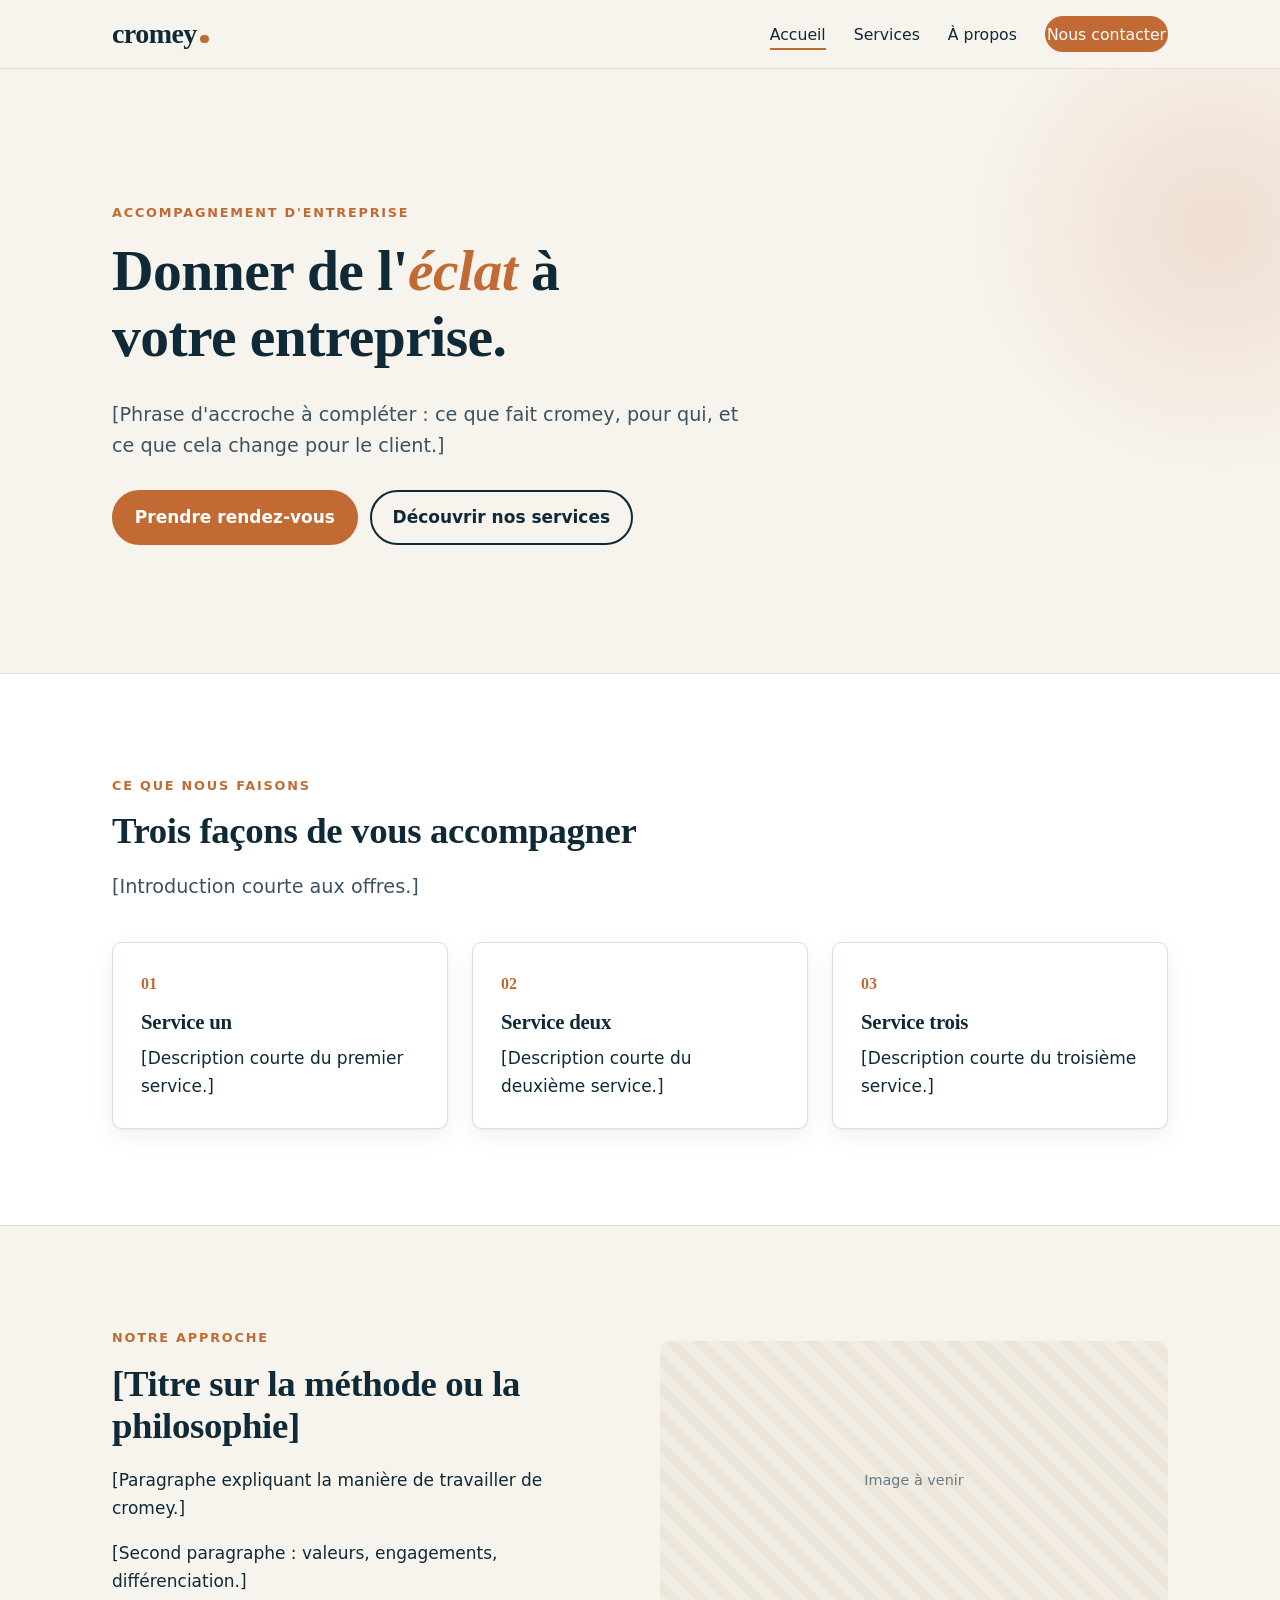
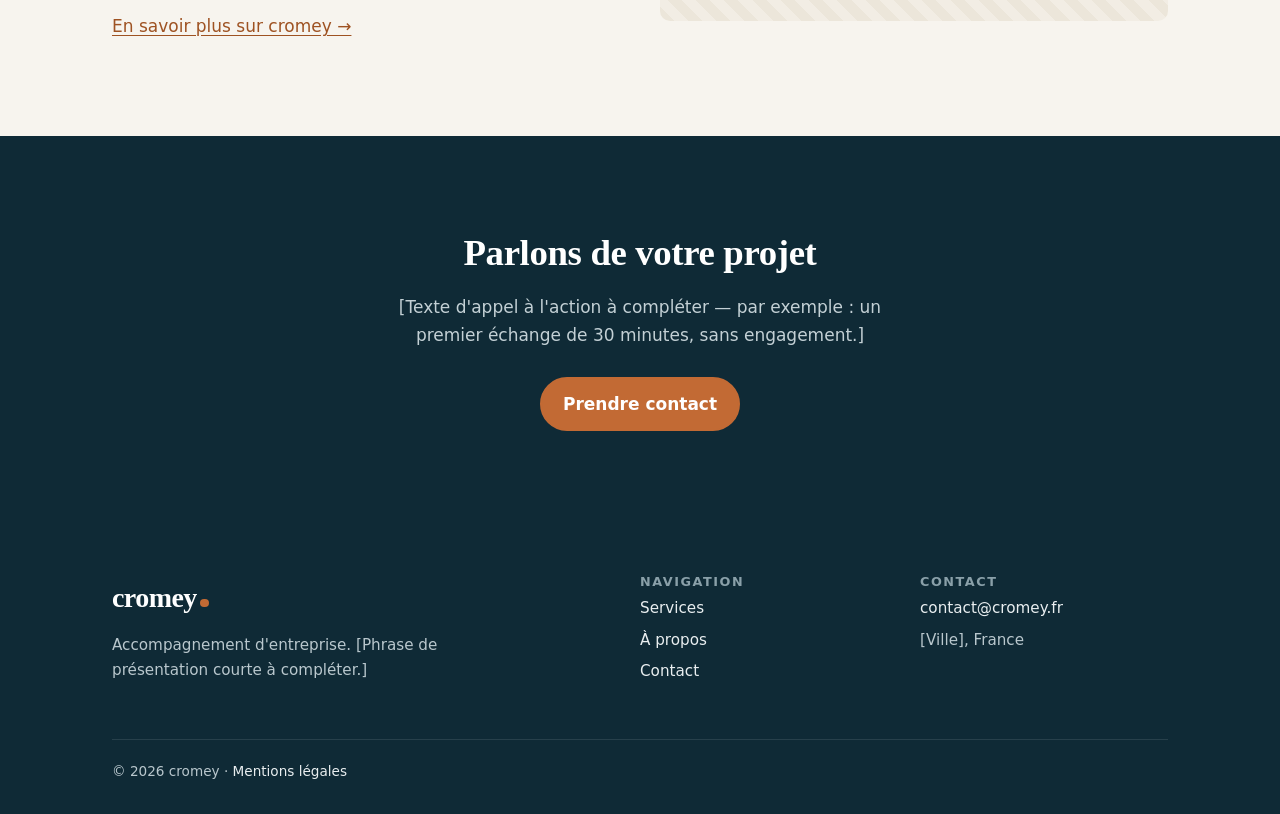
<file: index.html>
<!doctype html>
<html lang="fr">
<head>
  <meta charset="utf-8">
  <meta name="viewport" content="width=device-width, initial-scale=1">
  <title>cromey — Accompagnement d'entreprise</title>
  <meta name="description" content="cromey accompagne les entreprises dans leur développement. [Description à compléter.]">
  <meta name="theme-color" content="#0f2a36">
  <link rel="icon" href="assets/img/favicon.svg" type="image/svg+xml">
  <link rel="stylesheet" href="assets/css/style.css">
</head>
<body>
  <a class="skip-link" href="#contenu">Aller au contenu</a>
  <header class="site-header">
    <div class="container">
      <a class="logo" href="index.html" aria-label="cromey — accueil">cromey<span class="dot" aria-hidden="true"></span></a>
      <button class="nav-toggle" type="button" aria-controls="site-nav" aria-expanded="false" aria-label="Ouvrir le menu">
        <svg viewBox="0 0 24 24" fill="none" stroke="currentColor" stroke-width="2" stroke-linecap="round" aria-hidden="true"><path d="M4 7h16M4 12h16M4 17h16"/></svg>
      </button>
      <nav class="site-nav" id="site-nav" aria-label="Navigation principale">
        <ul>
          <li><a href="index.html" aria-current="page">Accueil</a></li>
          <li><a href="services.html">Services</a></li>
          <li><a href="a-propos.html">À propos</a></li>
          <li><a class="btn" href="contact.html">Nous contacter</a></li>
        </ul>
      </nav>
    </div>
  </header>

  <main id="contenu">
    <section class="hero">
      <div class="container">
        <span class="eyebrow">Accompagnement d'entreprise</span>
        <h1>Donner de l'<em>éclat</em> à votre entreprise.</h1>
        <p class="lead">[Phrase d'accroche à compléter : ce que fait cromey, pour qui, et ce que cela change pour le client.]</p>
        <div class="btn-row">
          <a class="btn" href="contact.html">Prendre rendez-vous</a>
          <a class="btn btn--ghost" href="services.html">Découvrir nos services</a>
        </div>
      </div>
    </section>

    <section class="section section--alt">
      <div class="container">
        <div class="section-head">
          <span class="eyebrow">Ce que nous faisons</span>
          <h2>Trois façons de vous accompagner</h2>
          <p class="lead">[Introduction courte aux offres.]</p>
        </div>
        <div class="grid grid--3">
          <article class="card"><span class="num">01</span><h3>Service un</h3><p>[Description courte du premier service.]</p></article>
          <article class="card"><span class="num">02</span><h3>Service deux</h3><p>[Description courte du deuxième service.]</p></article>
          <article class="card"><span class="num">03</span><h3>Service trois</h3><p>[Description courte du troisième service.]</p></article>
        </div>
      </div>
    </section>

    <section class="section">
      <div class="container split">
        <div>
          <span class="eyebrow">Notre approche</span>
          <h2>[Titre sur la méthode ou la philosophie]</h2>
          <p>[Paragraphe expliquant la manière de travailler de cromey.]</p>
          <p>[Second paragraphe : valeurs, engagements, différenciation.]</p>
          <a href="a-propos.html">En savoir plus sur cromey →</a>
        </div>
        <div class="placeholder" role="img" aria-label="Emplacement pour une image">Image à venir</div>
      </div>
    </section>

    <section class="section section--dark cta">
      <div class="container">
        <h2>Parlons de votre projet</h2>
        <p>[Texte d'appel à l'action à compléter — par exemple : un premier échange de 30 minutes, sans engagement.]</p>
        <div class="btn-row"><a class="btn" href="contact.html">Prendre contact</a></div>
      </div>
    </section>
  </main>

  <footer class="site-footer">
    <div class="container">
      <div class="footer-grid">
        <div>
          <a class="logo" href="index.html">cromey<span class="dot" aria-hidden="true"></span></a>
          <p style="margin-top:.75rem;max-width:22rem">Accompagnement d'entreprise. [Phrase de présentation courte à compléter.]</p>
        </div>
        <div>
          <h3>Navigation</h3>
          <ul>
            <li><a href="services.html">Services</a></li>
            <li><a href="a-propos.html">À propos</a></li>
            <li><a href="contact.html">Contact</a></li>
          </ul>
        </div>
        <div>
          <h3>Contact</h3>
          <ul>
            <li><a href="mailto:contact@cromey.fr">contact@cromey.fr</a></li>
            <li>[Ville], France</li>
          </ul>
        </div>
      </div>
      <div class="footer-bottom">
        © <span id="year">2026</span> cromey · <a href="mentions-legales.html">Mentions légales</a>
      </div>
    </div>
  </footer>
  <script src="assets/js/main.js" defer></script>
</body>
</html>
</file>
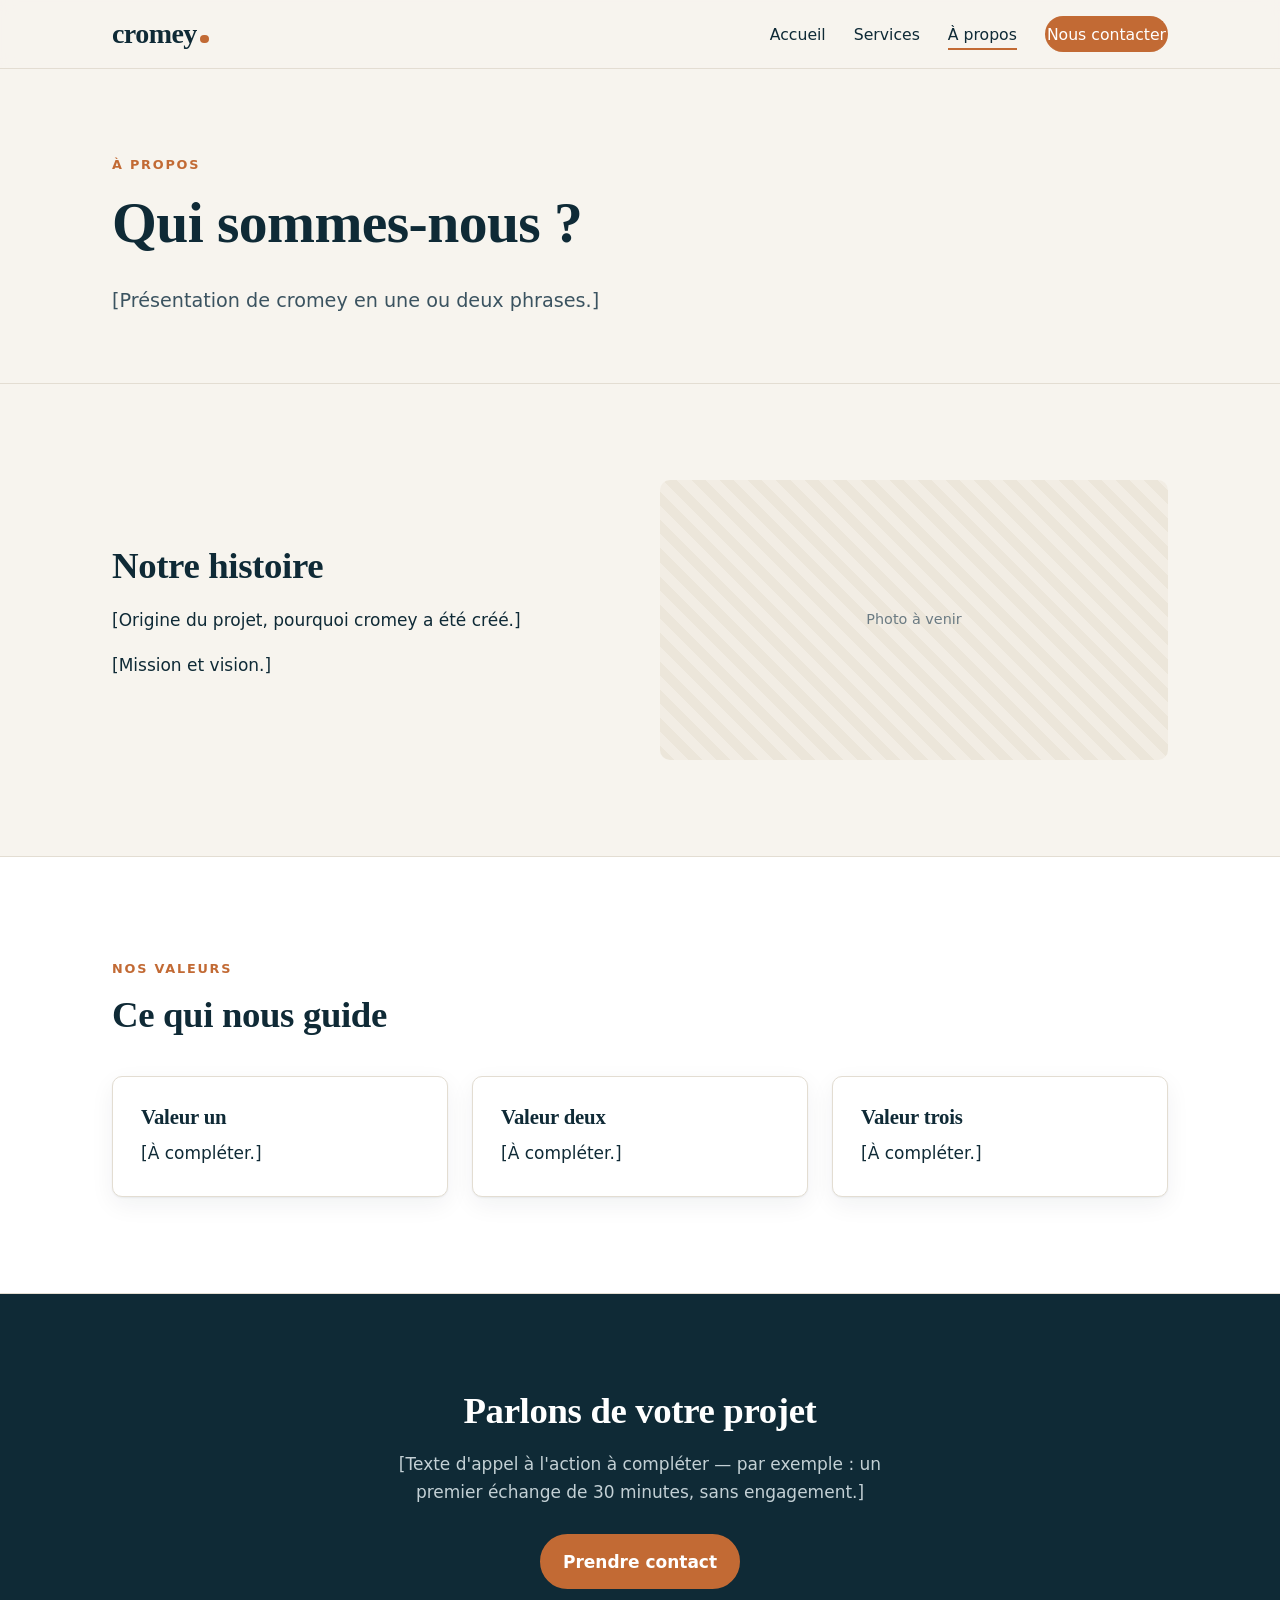
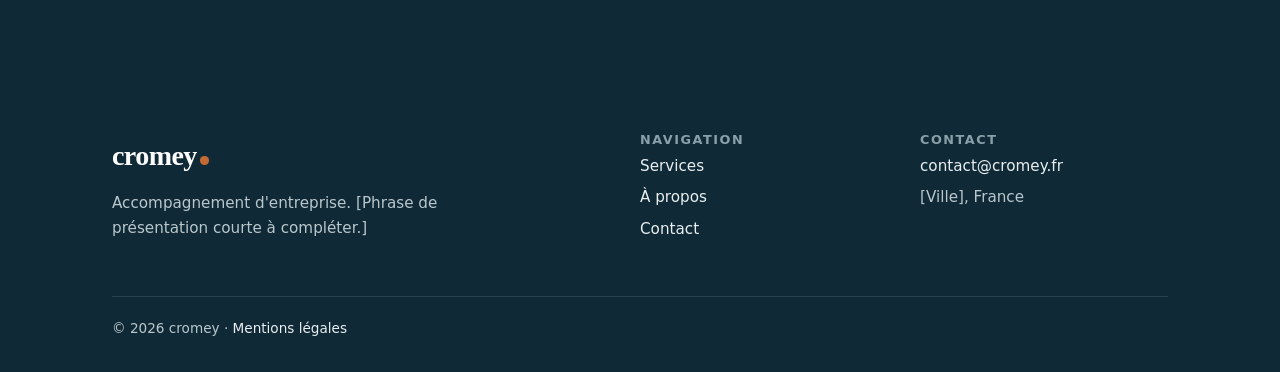
<file: a-propos.html>
<!doctype html>
<html lang="fr">
<head>
  <meta charset="utf-8">
  <meta name="viewport" content="width=device-width, initial-scale=1">
  <title>À propos — cromey</title>
  <meta name="description" content="Qui sommes-nous ? L'histoire et l'équipe de cromey. [À compléter.]">
  <meta name="theme-color" content="#0f2a36">
  <link rel="icon" href="assets/img/favicon.svg" type="image/svg+xml">
  <link rel="stylesheet" href="assets/css/style.css">
</head>
<body>
  <a class="skip-link" href="#contenu">Aller au contenu</a>
  <header class="site-header">
    <div class="container">
      <a class="logo" href="index.html" aria-label="cromey — accueil">cromey<span class="dot" aria-hidden="true"></span></a>
      <button class="nav-toggle" type="button" aria-controls="site-nav" aria-expanded="false" aria-label="Ouvrir le menu">
        <svg viewBox="0 0 24 24" fill="none" stroke="currentColor" stroke-width="2" stroke-linecap="round" aria-hidden="true"><path d="M4 7h16M4 12h16M4 17h16"/></svg>
      </button>
      <nav class="site-nav" id="site-nav" aria-label="Navigation principale">
        <ul>
          <li><a href="index.html">Accueil</a></li>
          <li><a href="services.html">Services</a></li>
          <li><a href="a-propos.html" aria-current="page">À propos</a></li>
          <li><a class="btn" href="contact.html">Nous contacter</a></li>
        </ul>
      </nav>
    </div>
  </header>

  <main id="contenu">
    <section class="page-hero">
      <div class="container">
        <span class="eyebrow">À propos</span>
        <h1>Qui sommes-nous ?</h1>
        <p class="lead">[Présentation de cromey en une ou deux phrases.]</p>
      </div>
    </section>

    <section class="section">
      <div class="container split">
        <div>
          <h2>Notre histoire</h2>
          <p>[Origine du projet, pourquoi cromey a été créé.]</p>
          <p>[Mission et vision.]</p>
        </div>
        <div class="placeholder" role="img" aria-label="Emplacement pour une photo">Photo à venir</div>
      </div>
    </section>

    <section class="section section--alt">
      <div class="container">
        <div class="section-head"><span class="eyebrow">Nos valeurs</span><h2>Ce qui nous guide</h2></div>
        <div class="grid grid--3">
          <div class="card"><h3>Valeur un</h3><p>[À compléter.]</p></div>
          <div class="card"><h3>Valeur deux</h3><p>[À compléter.]</p></div>
          <div class="card"><h3>Valeur trois</h3><p>[À compléter.]</p></div>
        </div>
      </div>
    </section>

    <section class="section section--dark cta">
      <div class="container">
        <h2>Parlons de votre projet</h2>
        <p>[Texte d'appel à l'action à compléter — par exemple : un premier échange de 30 minutes, sans engagement.]</p>
        <div class="btn-row"><a class="btn" href="contact.html">Prendre contact</a></div>
      </div>
    </section>
  </main>

  <footer class="site-footer">
    <div class="container">
      <div class="footer-grid">
        <div>
          <a class="logo" href="index.html">cromey<span class="dot" aria-hidden="true"></span></a>
          <p style="margin-top:.75rem;max-width:22rem">Accompagnement d'entreprise. [Phrase de présentation courte à compléter.]</p>
        </div>
        <div>
          <h3>Navigation</h3>
          <ul>
            <li><a href="services.html">Services</a></li>
            <li><a href="a-propos.html">À propos</a></li>
            <li><a href="contact.html">Contact</a></li>
          </ul>
        </div>
        <div>
          <h3>Contact</h3>
          <ul>
            <li><a href="mailto:contact@cromey.fr">contact@cromey.fr</a></li>
            <li>[Ville], France</li>
          </ul>
        </div>
      </div>
      <div class="footer-bottom">
        © <span id="year">2026</span> cromey · <a href="mentions-legales.html">Mentions légales</a>
      </div>
    </div>
  </footer>
  <script src="assets/js/main.js" defer></script>
</body>
</html>
</file>
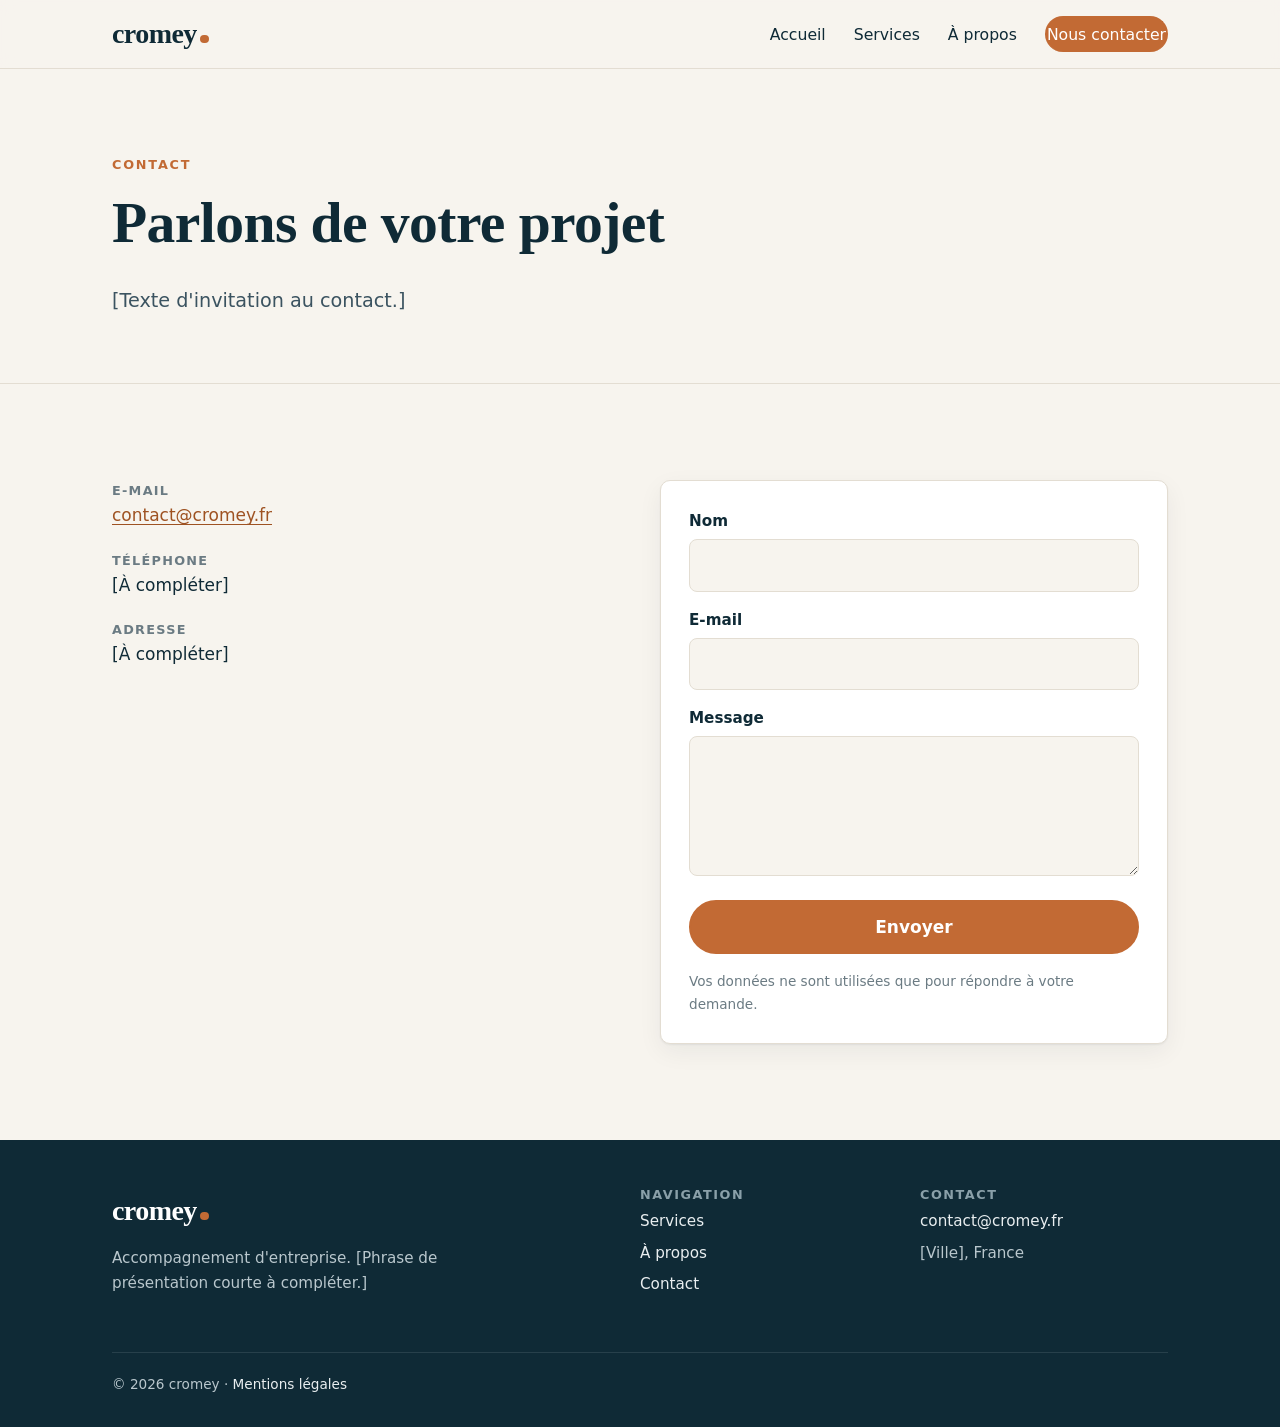
<file: contact.html>
<!doctype html>
<html lang="fr">
<head>
  <meta charset="utf-8">
  <meta name="viewport" content="width=device-width, initial-scale=1">
  <title>Contact — cromey</title>
  <meta name="description" content="Contactez cromey pour échanger sur votre projet.">
  <meta name="theme-color" content="#0f2a36">
  <link rel="icon" href="assets/img/favicon.svg" type="image/svg+xml">
  <link rel="stylesheet" href="assets/css/style.css">
</head>
<body>
  <a class="skip-link" href="#contenu">Aller au contenu</a>
  <header class="site-header">
    <div class="container">
      <a class="logo" href="index.html" aria-label="cromey — accueil">cromey<span class="dot" aria-hidden="true"></span></a>
      <button class="nav-toggle" type="button" aria-controls="site-nav" aria-expanded="false" aria-label="Ouvrir le menu">
        <svg viewBox="0 0 24 24" fill="none" stroke="currentColor" stroke-width="2" stroke-linecap="round" aria-hidden="true"><path d="M4 7h16M4 12h16M4 17h16"/></svg>
      </button>
      <nav class="site-nav" id="site-nav" aria-label="Navigation principale">
        <ul>
          <li><a href="index.html">Accueil</a></li>
          <li><a href="services.html">Services</a></li>
          <li><a href="a-propos.html">À propos</a></li>
          <li><a class="btn" href="contact.html" aria-current="page">Nous contacter</a></li>
        </ul>
      </nav>
    </div>
  </header>

  <main id="contenu">
    <section class="page-hero">
      <div class="container">
        <span class="eyebrow">Contact</span>
        <h1>Parlons de votre projet</h1>
        <p class="lead">[Texte d'invitation au contact.]</p>
      </div>
    </section>

    <section class="section">
      <div class="container split" style="align-items:start">
        <ul class="contact-list">
          <li><strong>E-mail</strong><a href="mailto:contact@cromey.fr">contact@cromey.fr</a></li>
          <li><strong>Téléphone</strong>[À compléter]</li>
          <li><strong>Adresse</strong>[À compléter]</li>
        </ul>
        <!-- Formulaire factice : l'envoi ouvre le client mail. À brancher plus tard sur un vrai traitement. -->
        <form class="form card" action="mailto:contact@cromey.fr" method="post" enctype="text/plain">
          <div><label for="nom">Nom</label><input id="nom" name="nom" autocomplete="name" required></div>
          <div><label for="email">E-mail</label><input id="email" name="email" type="email" autocomplete="email" required></div>
          <div><label for="message">Message</label><textarea id="message" name="message" required></textarea></div>
          <button class="btn" type="submit">Envoyer</button>
          <p class="form-note">Vos données ne sont utilisées que pour répondre à votre demande.</p>
        </form>
      </div>
    </section>
  </main>

  <footer class="site-footer">
    <div class="container">
      <div class="footer-grid">
        <div>
          <a class="logo" href="index.html">cromey<span class="dot" aria-hidden="true"></span></a>
          <p style="margin-top:.75rem;max-width:22rem">Accompagnement d'entreprise. [Phrase de présentation courte à compléter.]</p>
        </div>
        <div>
          <h3>Navigation</h3>
          <ul>
            <li><a href="services.html">Services</a></li>
            <li><a href="a-propos.html">À propos</a></li>
            <li><a href="contact.html">Contact</a></li>
          </ul>
        </div>
        <div>
          <h3>Contact</h3>
          <ul>
            <li><a href="mailto:contact@cromey.fr">contact@cromey.fr</a></li>
            <li>[Ville], France</li>
          </ul>
        </div>
      </div>
      <div class="footer-bottom">
        © <span id="year">2026</span> cromey · <a href="mentions-legales.html">Mentions légales</a>
      </div>
    </div>
  </footer>
  <script src="assets/js/main.js" defer></script>
</body>
</html>
</file>
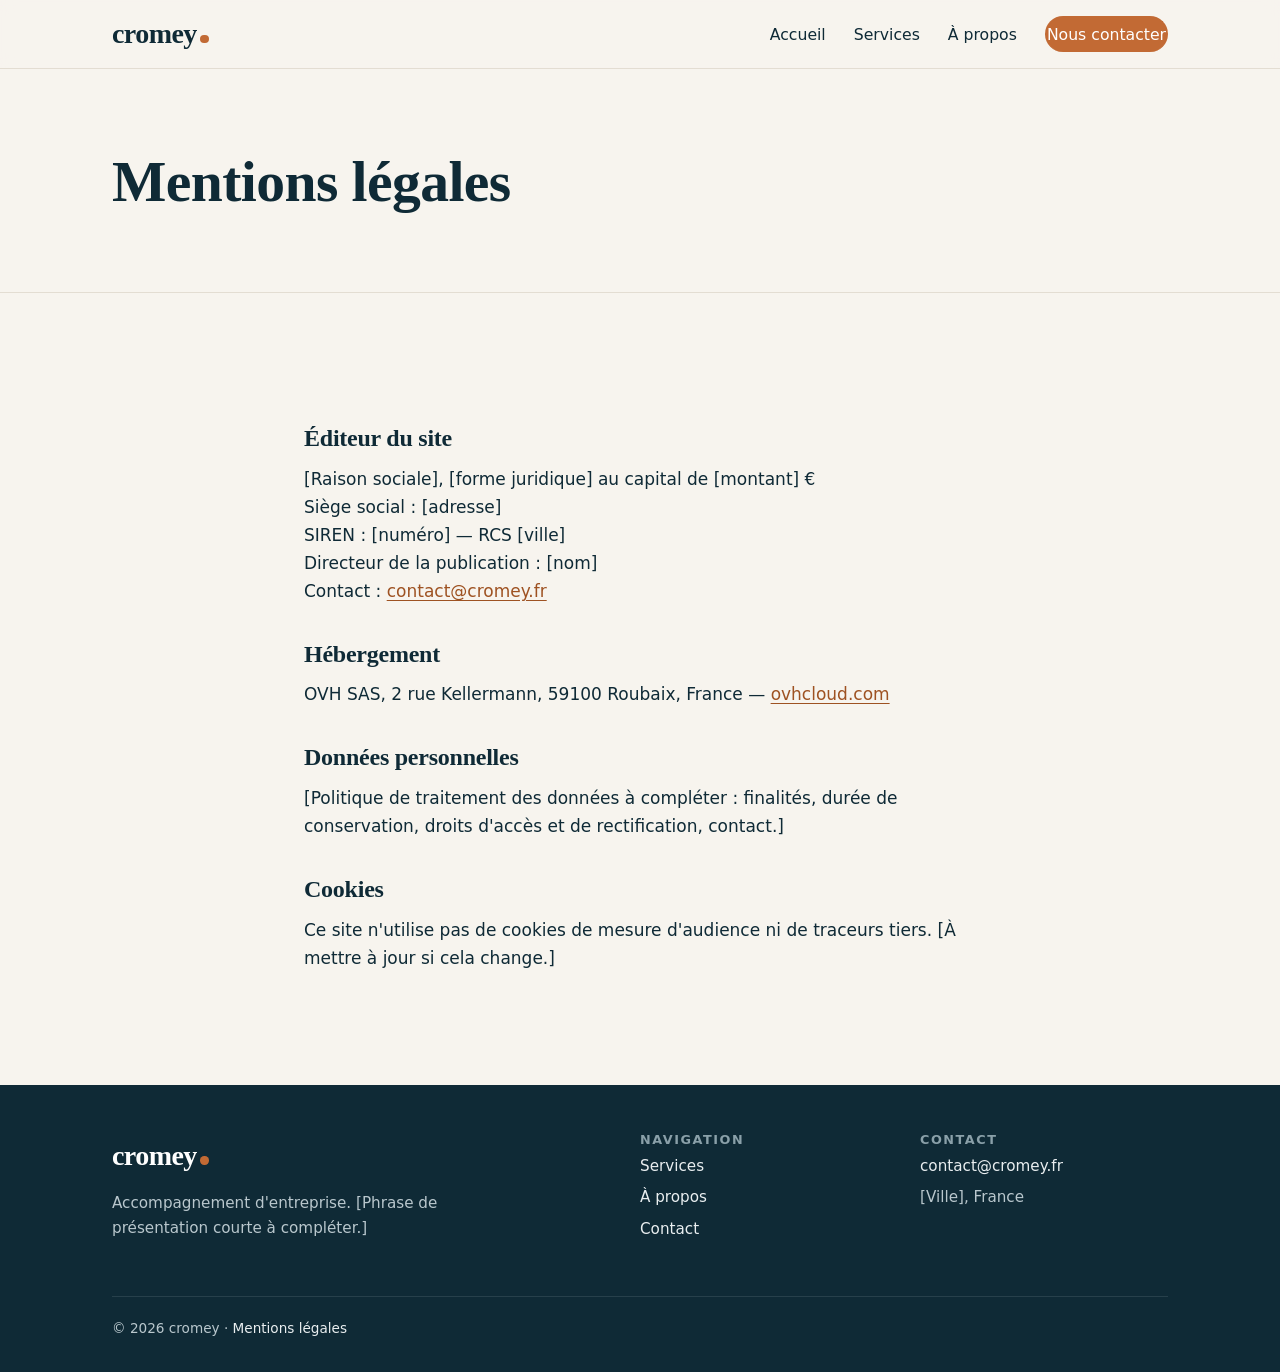
<file: mentions-legales.html>
<!doctype html>
<html lang="fr">
<head>
  <meta charset="utf-8">
  <meta name="viewport" content="width=device-width, initial-scale=1">
  <title>Mentions légales — cromey</title>
  <meta name="description" content="Mentions légales du site cromey.fr.">
  <meta name="theme-color" content="#0f2a36">
  <link rel="icon" href="assets/img/favicon.svg" type="image/svg+xml">
  <link rel="stylesheet" href="assets/css/style.css">
</head>
<body>
  <a class="skip-link" href="#contenu">Aller au contenu</a>
  <header class="site-header">
    <div class="container">
      <a class="logo" href="index.html" aria-label="cromey — accueil">cromey<span class="dot" aria-hidden="true"></span></a>
      <button class="nav-toggle" type="button" aria-controls="site-nav" aria-expanded="false" aria-label="Ouvrir le menu">
        <svg viewBox="0 0 24 24" fill="none" stroke="currentColor" stroke-width="2" stroke-linecap="round" aria-hidden="true"><path d="M4 7h16M4 12h16M4 17h16"/></svg>
      </button>
      <nav class="site-nav" id="site-nav" aria-label="Navigation principale">
        <ul>
          <li><a href="index.html">Accueil</a></li>
          <li><a href="services.html">Services</a></li>
          <li><a href="a-propos.html">À propos</a></li>
          <li><a class="btn" href="contact.html">Nous contacter</a></li>
        </ul>
      </nav>
    </div>
  </header>

  <main id="contenu">
    <section class="page-hero">
      <div class="container"><h1>Mentions légales</h1></div>
    </section>
    <section class="section">
      <div class="container prose">
        <h2>Éditeur du site</h2>
        <p>[Raison sociale], [forme juridique] au capital de [montant] €<br>
        Siège social : [adresse]<br>
        SIREN : [numéro] — RCS [ville]<br>
        Directeur de la publication : [nom]<br>
        Contact : <a href="mailto:contact@cromey.fr">contact@cromey.fr</a></p>

        <h2>Hébergement</h2>
        <p>OVH SAS, 2 rue Kellermann, 59100 Roubaix, France — <a href="https://www.ovhcloud.com">ovhcloud.com</a></p>

        <h2>Données personnelles</h2>
        <p>[Politique de traitement des données à compléter : finalités, durée de conservation, droits d'accès et de rectification, contact.]</p>

        <h2>Cookies</h2>
        <p>Ce site n'utilise pas de cookies de mesure d'audience ni de traceurs tiers. [À mettre à jour si cela change.]</p>
      </div>
    </section>
  </main>

  <footer class="site-footer">
    <div class="container">
      <div class="footer-grid">
        <div>
          <a class="logo" href="index.html">cromey<span class="dot" aria-hidden="true"></span></a>
          <p style="margin-top:.75rem;max-width:22rem">Accompagnement d'entreprise. [Phrase de présentation courte à compléter.]</p>
        </div>
        <div>
          <h3>Navigation</h3>
          <ul>
            <li><a href="services.html">Services</a></li>
            <li><a href="a-propos.html">À propos</a></li>
            <li><a href="contact.html">Contact</a></li>
          </ul>
        </div>
        <div>
          <h3>Contact</h3>
          <ul>
            <li><a href="mailto:contact@cromey.fr">contact@cromey.fr</a></li>
            <li>[Ville], France</li>
          </ul>
        </div>
      </div>
      <div class="footer-bottom">
        © <span id="year">2026</span> cromey · <a href="mentions-legales.html">Mentions légales</a>
      </div>
    </div>
  </footer>
  <script src="assets/js/main.js" defer></script>
</body>
</html>
</file>
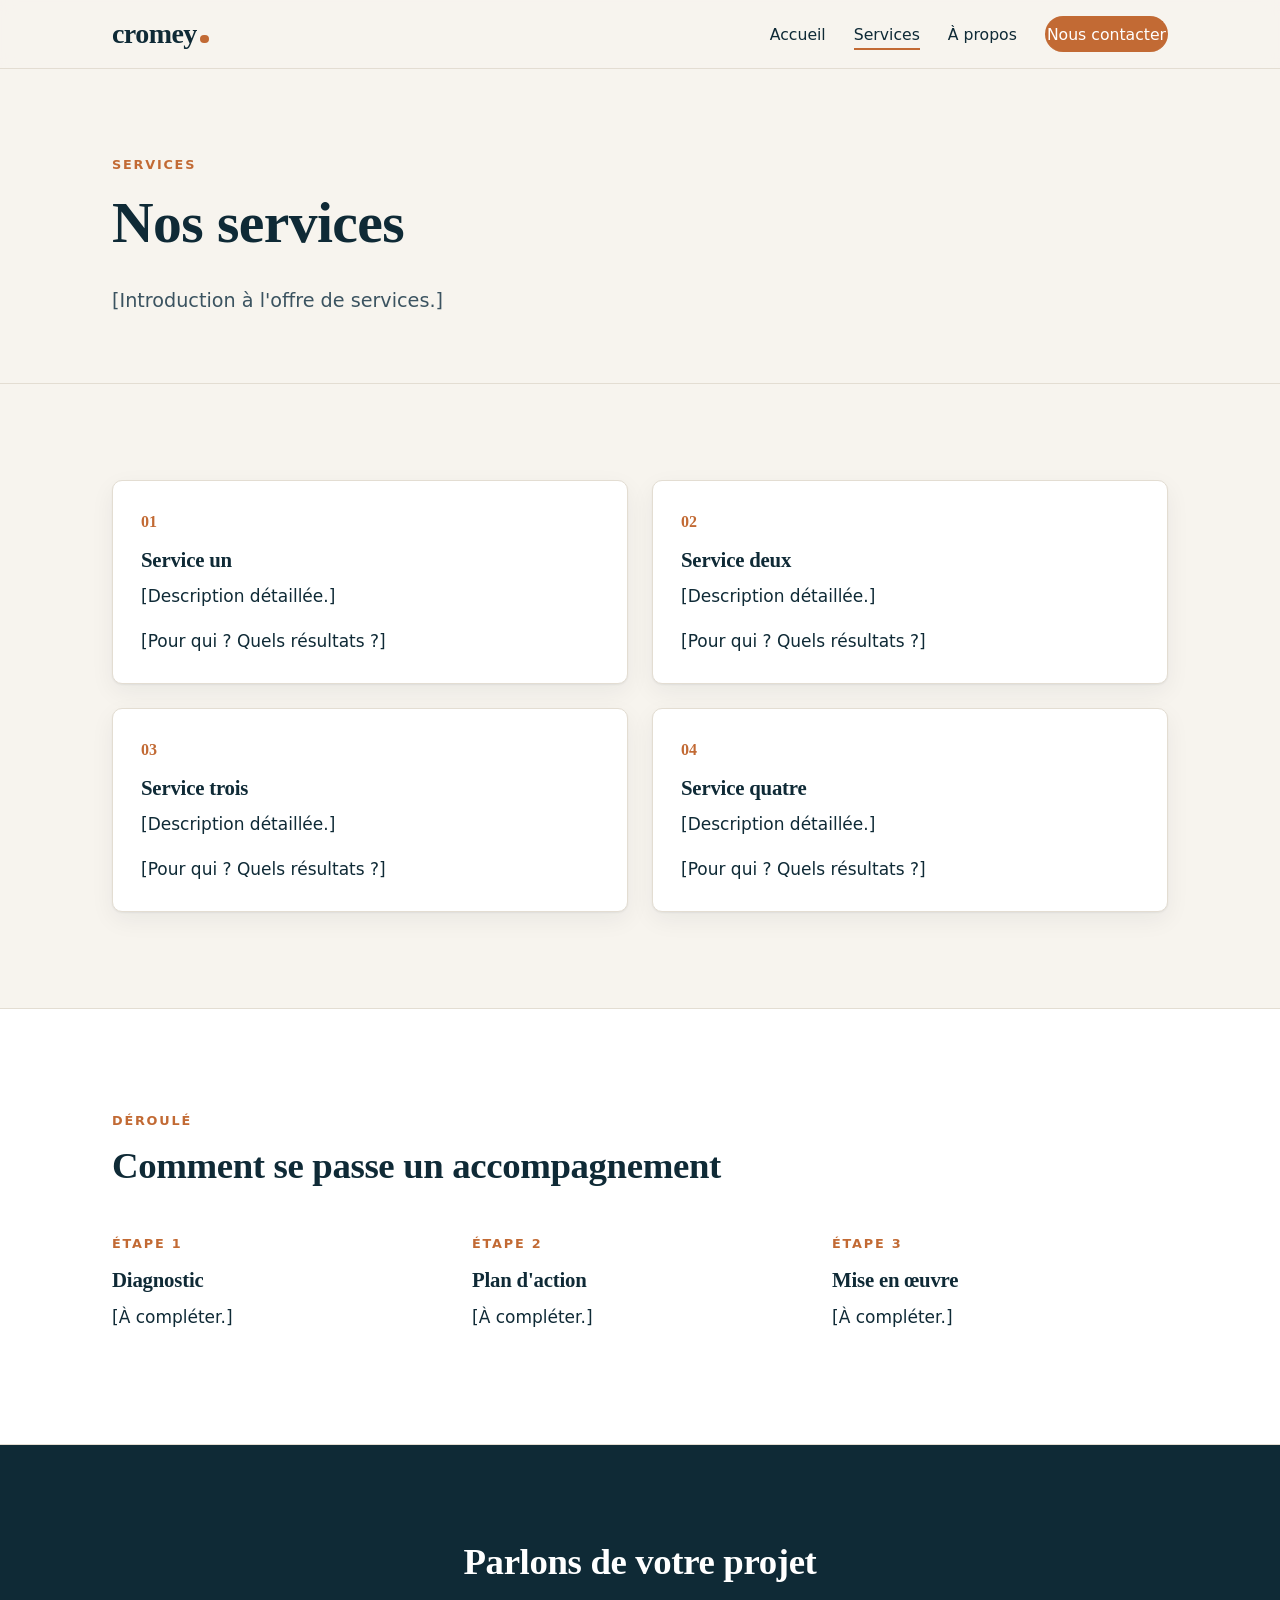
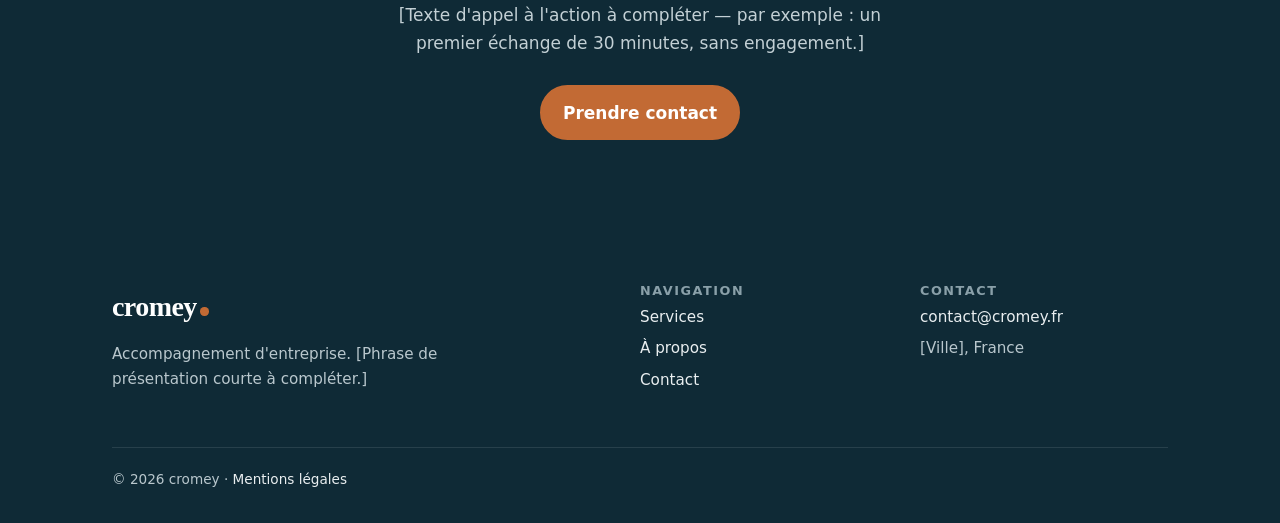
<file: services.html>
<!doctype html>
<html lang="fr">
<head>
  <meta charset="utf-8">
  <meta name="viewport" content="width=device-width, initial-scale=1">
  <title>Services — cromey</title>
  <meta name="description" content="Les services d'accompagnement proposés par cromey. [À compléter.]">
  <meta name="theme-color" content="#0f2a36">
  <link rel="icon" href="assets/img/favicon.svg" type="image/svg+xml">
  <link rel="stylesheet" href="assets/css/style.css">
</head>
<body>
  <a class="skip-link" href="#contenu">Aller au contenu</a>
  <header class="site-header">
    <div class="container">
      <a class="logo" href="index.html" aria-label="cromey — accueil">cromey<span class="dot" aria-hidden="true"></span></a>
      <button class="nav-toggle" type="button" aria-controls="site-nav" aria-expanded="false" aria-label="Ouvrir le menu">
        <svg viewBox="0 0 24 24" fill="none" stroke="currentColor" stroke-width="2" stroke-linecap="round" aria-hidden="true"><path d="M4 7h16M4 12h16M4 17h16"/></svg>
      </button>
      <nav class="site-nav" id="site-nav" aria-label="Navigation principale">
        <ul>
          <li><a href="index.html">Accueil</a></li>
          <li><a href="services.html" aria-current="page">Services</a></li>
          <li><a href="a-propos.html">À propos</a></li>
          <li><a class="btn" href="contact.html">Nous contacter</a></li>
        </ul>
      </nav>
    </div>
  </header>

  <main id="contenu">
    <section class="page-hero">
      <div class="container">
        <span class="eyebrow">Services</span>
        <h1>Nos services</h1>
        <p class="lead">[Introduction à l'offre de services.]</p>
      </div>
    </section>

    <section class="section">
      <div class="container grid grid--2">
        <article class="card"><span class="num">01</span><h3>Service un</h3><p>[Description détaillée.]</p><p>[Pour qui ? Quels résultats ?]</p></article>
        <article class="card"><span class="num">02</span><h3>Service deux</h3><p>[Description détaillée.]</p><p>[Pour qui ? Quels résultats ?]</p></article>
        <article class="card"><span class="num">03</span><h3>Service trois</h3><p>[Description détaillée.]</p><p>[Pour qui ? Quels résultats ?]</p></article>
        <article class="card"><span class="num">04</span><h3>Service quatre</h3><p>[Description détaillée.]</p><p>[Pour qui ? Quels résultats ?]</p></article>
      </div>
    </section>

    <section class="section section--alt">
      <div class="container">
        <div class="section-head">
          <span class="eyebrow">Déroulé</span>
          <h2>Comment se passe un accompagnement</h2>
        </div>
        <div class="grid grid--3">
          <div><span class="num eyebrow">Étape 1</span><h3>Diagnostic</h3><p>[À compléter.]</p></div>
          <div><span class="num eyebrow">Étape 2</span><h3>Plan d'action</h3><p>[À compléter.]</p></div>
          <div><span class="num eyebrow">Étape 3</span><h3>Mise en œuvre</h3><p>[À compléter.]</p></div>
        </div>
      </div>
    </section>

    <section class="section section--dark cta">
      <div class="container">
        <h2>Parlons de votre projet</h2>
        <p>[Texte d'appel à l'action à compléter — par exemple : un premier échange de 30 minutes, sans engagement.]</p>
        <div class="btn-row"><a class="btn" href="contact.html">Prendre contact</a></div>
      </div>
    </section>
  </main>

  <footer class="site-footer">
    <div class="container">
      <div class="footer-grid">
        <div>
          <a class="logo" href="index.html">cromey<span class="dot" aria-hidden="true"></span></a>
          <p style="margin-top:.75rem;max-width:22rem">Accompagnement d'entreprise. [Phrase de présentation courte à compléter.]</p>
        </div>
        <div>
          <h3>Navigation</h3>
          <ul>
            <li><a href="services.html">Services</a></li>
            <li><a href="a-propos.html">À propos</a></li>
            <li><a href="contact.html">Contact</a></li>
          </ul>
        </div>
        <div>
          <h3>Contact</h3>
          <ul>
            <li><a href="mailto:contact@cromey.fr">contact@cromey.fr</a></li>
            <li>[Ville], France</li>
          </ul>
        </div>
      </div>
      <div class="footer-bottom">
        © <span id="year">2026</span> cromey · <a href="mentions-legales.html">Mentions légales</a>
      </div>
    </div>
  </footer>
  <script src="assets/js/main.js" defer></script>
</body>
</html>
</file>
<file: assets/css/style.css>
/* ==========================================================================
   cromey — feuille de style principale
   Identité : encre profonde + accent cuivre, fond papier chaud.
   ========================================================================== */

:root {
  /* Couleurs */
  --ink: #0f2a36;          /* couleur principale (texte, fonds sombres) */
  --ink-soft: #3b5360;
  --copper: #c26a34;       /* accent */
  --copper-dark: #9e5222;
  --paper: #f7f4ee;        /* fond */
  --surface: #ffffff;
  --line: #e3ddd2;
  --muted: #6b7b83;

  /* Typographie (polices système : rapide et sans dépendance externe / RGPD) */
  --font-sans: system-ui, -apple-system, "Segoe UI", Roboto, "Helvetica Neue", Arial, sans-serif;
  --font-serif: "Iowan Old Style", "Palatino Linotype", Palatino, Georgia, "Times New Roman", serif;

  /* Mise en page */
  --container: 1120px;
  --gutter: clamp(1rem, 4vw, 2rem);
  --radius: 10px;
  --shadow: 0 1px 2px rgba(15, 42, 54, .06), 0 8px 24px rgba(15, 42, 54, .06);
}

*, *::before, *::after { box-sizing: border-box; }

html { -webkit-text-size-adjust: 100%; scroll-behavior: smooth; }

body {
  margin: 0;
  font-family: var(--font-sans);
  font-size: 1.0625rem;
  line-height: 1.65;
  color: var(--ink);
  background: var(--paper);
  display: flex;
  flex-direction: column;
  min-height: 100vh;
}

main { flex: 1; }

img, svg { max-width: 100%; display: block; }

a { color: var(--copper-dark); text-underline-offset: 3px; }
a:hover { color: var(--copper); }

h1, h2, h3 {
  font-family: var(--font-serif);
  font-weight: 600;
  line-height: 1.15;
  letter-spacing: -0.01em;
  margin: 0 0 .5em;
}
h1 { font-size: clamp(2.2rem, 5vw, 3.6rem); }
h2 { font-size: clamp(1.6rem, 3.2vw, 2.3rem); }
h3 { font-size: 1.3rem; }
p  { margin: 0 0 1em; }

.container {
  width: 100%;
  max-width: var(--container);
  margin-inline: auto;
  padding-inline: var(--gutter);
}

.skip-link {
  position: absolute; left: -9999px; top: 0;
  background: var(--ink); color: #fff; padding: .5rem 1rem; z-index: 100;
}
.skip-link:focus { left: 1rem; }

:focus-visible { outline: 3px solid var(--copper); outline-offset: 2px; }

/* --- En-tête ------------------------------------------------------------ */
.site-header {
  position: sticky; top: 0; z-index: 50;
  background: rgba(247, 244, 238, .92);
  backdrop-filter: saturate(150%) blur(8px);
  border-bottom: 1px solid var(--line);
}
.site-header .container {
  display: flex; align-items: center; justify-content: space-between;
  min-height: 68px;
}

.logo {
  display: inline-flex; align-items: baseline; gap: .05em;
  font-family: var(--font-serif);
  font-size: 1.75rem; font-weight: 600;
  color: var(--ink); text-decoration: none; letter-spacing: -0.02em;
}
.logo:hover { color: var(--ink); }
.logo .dot {
  display: inline-block; width: .3em; height: .3em; border-radius: 50%;
  background: var(--copper); margin-left: .08em;
}

.nav-toggle {
  display: none;
  background: none; border: 1px solid var(--line); border-radius: 8px;
  padding: .45rem .6rem; cursor: pointer; color: var(--ink);
}
.nav-toggle svg { width: 22px; height: 22px; }

.site-nav ul {
  list-style: none; margin: 0; padding: 0;
  display: flex; gap: 1.75rem; align-items: center;
}
.site-nav a {
  color: var(--ink); text-decoration: none; font-weight: 500; font-size: .98rem;
  padding: .25rem 0; border-bottom: 2px solid transparent;
}
.site-nav a:hover { border-bottom-color: var(--line); color: var(--ink); }
.site-nav a[aria-current="page"] { border-bottom-color: var(--copper); }
.site-nav .btn { border-bottom: none; color: #fff; }
.site-nav .btn:hover { color: #fff; }

@media (max-width: 760px) {
  .nav-toggle { display: inline-flex; }
  .site-nav {
    position: absolute; left: 0; right: 0; top: 100%;
    background: var(--paper); border-bottom: 1px solid var(--line);
    display: none;
  }
  .site-nav.is-open { display: block; }
  .site-nav ul { flex-direction: column; align-items: stretch; gap: 0; padding: .5rem var(--gutter) 1rem; }
  .site-nav li a { display: block; padding: .8rem 0; border-bottom: 1px solid var(--line); }
  .site-nav li:last-child a { border-bottom: none; margin-top: .75rem; text-align: center; }
}

/* --- Boutons ------------------------------------------------------------ */
.btn {
  display: inline-block;
  background: var(--copper); color: #fff;
  padding: .7rem 1.3rem; border-radius: 999px;
  font-weight: 600; text-decoration: none; border: 2px solid var(--copper);
  transition: background .15s, border-color .15s, color .15s;
  font: inherit; font-weight: 600; cursor: pointer;
}
.btn:hover { background: var(--copper-dark); border-color: var(--copper-dark); color: #fff; }
.btn--ghost { background: transparent; color: var(--ink); border-color: var(--ink); }
.btn--ghost:hover { background: var(--ink); border-color: var(--ink); color: #fff; }
.btn-row { display: flex; flex-wrap: wrap; gap: .75rem; margin-top: 1.75rem; }

/* --- Sections ----------------------------------------------------------- */
.section { padding-block: clamp(3.5rem, 8vw, 6rem); }
.section--alt { background: var(--surface); border-block: 1px solid var(--line); }
.section--dark { background: var(--ink); color: #e9eef0; }
.section--dark h2 { color: #fff; }

.eyebrow {
  display: inline-block;
  font-size: .8rem; font-weight: 700; letter-spacing: .14em; text-transform: uppercase;
  color: var(--copper); margin-bottom: .9rem;
}
.lead { font-size: 1.2rem; color: var(--ink-soft); max-width: 40rem; }
.section-head { max-width: 42rem; margin-bottom: 2.5rem; }

/* Hero */
.hero { padding-block: clamp(4rem, 12vw, 8rem); position: relative; overflow: hidden; }
.hero h1 { max-width: 16ch; }
.hero h1 em { font-style: italic; color: var(--copper); }
.hero::after {
  content: ""; position: absolute; right: -12rem; top: -6rem;
  width: 32rem; height: 32rem; border-radius: 50%;
  background: radial-gradient(circle, rgba(194,106,52,.16), rgba(194,106,52,0) 70%);
  pointer-events: none;
}

/* En-tête de page interne */
.page-hero { padding-block: clamp(3rem, 8vw, 5rem) clamp(2rem, 5vw, 3rem); border-bottom: 1px solid var(--line); }

/* Grilles et cartes */
.grid { display: grid; gap: 1.5rem; }
.grid--3 { grid-template-columns: repeat(auto-fit, minmax(min(100%, 260px), 1fr)); }
.grid--2 { grid-template-columns: repeat(auto-fit, minmax(min(100%, 380px), 1fr)); }

.card {
  background: var(--surface); border: 1px solid var(--line); border-radius: var(--radius);
  padding: 1.75rem; box-shadow: var(--shadow);
}
.card p:last-child { margin-bottom: 0; }
.card .num {
  font-family: var(--font-serif); font-size: 1rem; color: var(--copper);
  display: block; margin-bottom: .75rem; font-weight: 600;
}

.placeholder {
  background: repeating-linear-gradient(45deg, #ece6da, #ece6da 10px, #f2ede4 10px, #f2ede4 20px);
  border-radius: var(--radius); min-height: 280px;
  display: grid; place-items: center; color: var(--muted); font-size: .9rem;
}

.split { display: grid; gap: 2.5rem; align-items: center; grid-template-columns: repeat(auto-fit, minmax(min(100%, 300px), 1fr)); }

.cta { text-align: center; }
.cta p { color: #c3d0d5; max-width: 34rem; margin-inline: auto; }
.cta .btn-row { justify-content: center; }

.prose { max-width: 46rem; }
.prose h2 { font-size: 1.5rem; margin-top: 2.25rem; }

/* Formulaire */
.form { display: grid; gap: 1rem; }
.form label { font-weight: 600; font-size: .95rem; display: block; margin-bottom: .3rem; }
.form input, .form textarea {
  width: 100%; font: inherit; color: var(--ink);
  padding: .7rem .85rem; border: 1px solid var(--line); border-radius: 8px; background: var(--paper);
}
.form input:focus, .form textarea:focus { outline: 2px solid var(--copper); outline-offset: 0; border-color: var(--copper); }
.form textarea { min-height: 140px; resize: vertical; }
.form-note { font-size: .85rem; color: var(--muted); }

.contact-list { list-style: none; padding: 0; margin: 0; display: grid; gap: 1.25rem; }
.contact-list strong { display: block; font-size: .8rem; letter-spacing: .1em; text-transform: uppercase; color: var(--muted); }

/* --- Pied de page ------------------------------------------------------- */
.site-footer { background: var(--ink); color: #b9c7cd; padding-block: 3rem 2rem; font-size: .95rem; }
.site-footer a { color: #e9eef0; text-decoration: none; }
.site-footer a:hover { color: var(--copper); }
.site-footer .logo { color: #fff; }
.footer-grid { display: grid; gap: 2rem; grid-template-columns: 2fr 1fr 1fr; }
.footer-grid ul { list-style: none; padding: 0; margin: 0; display: grid; gap: .4rem; }
.footer-grid h3 { font-family: var(--font-sans); font-size: .8rem; letter-spacing: .12em; text-transform: uppercase; color: #8aa0a9; }
.footer-bottom { border-top: 1px solid rgba(255,255,255,.1); margin-top: 2.5rem; padding-top: 1.25rem; font-size: .85rem; }
@media (max-width: 760px) { .footer-grid { grid-template-columns: 1fr; } }
</file>
